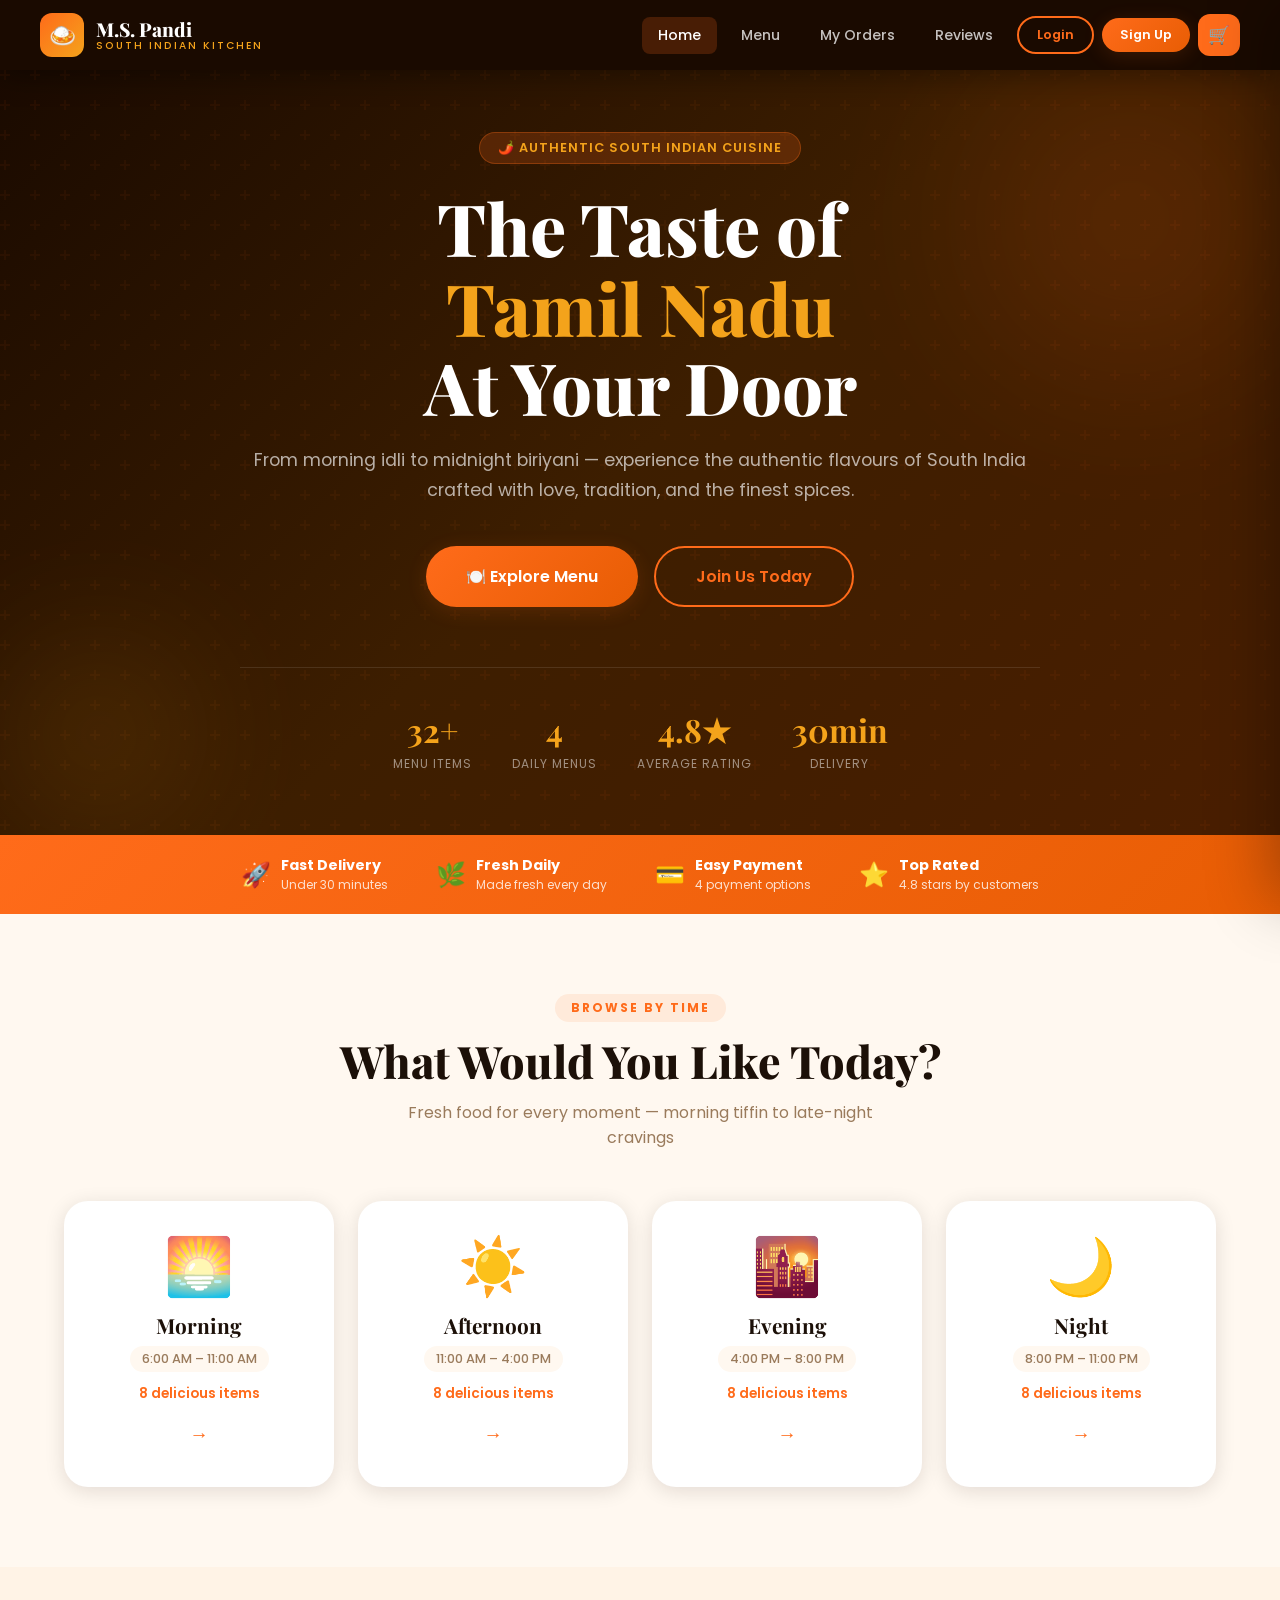
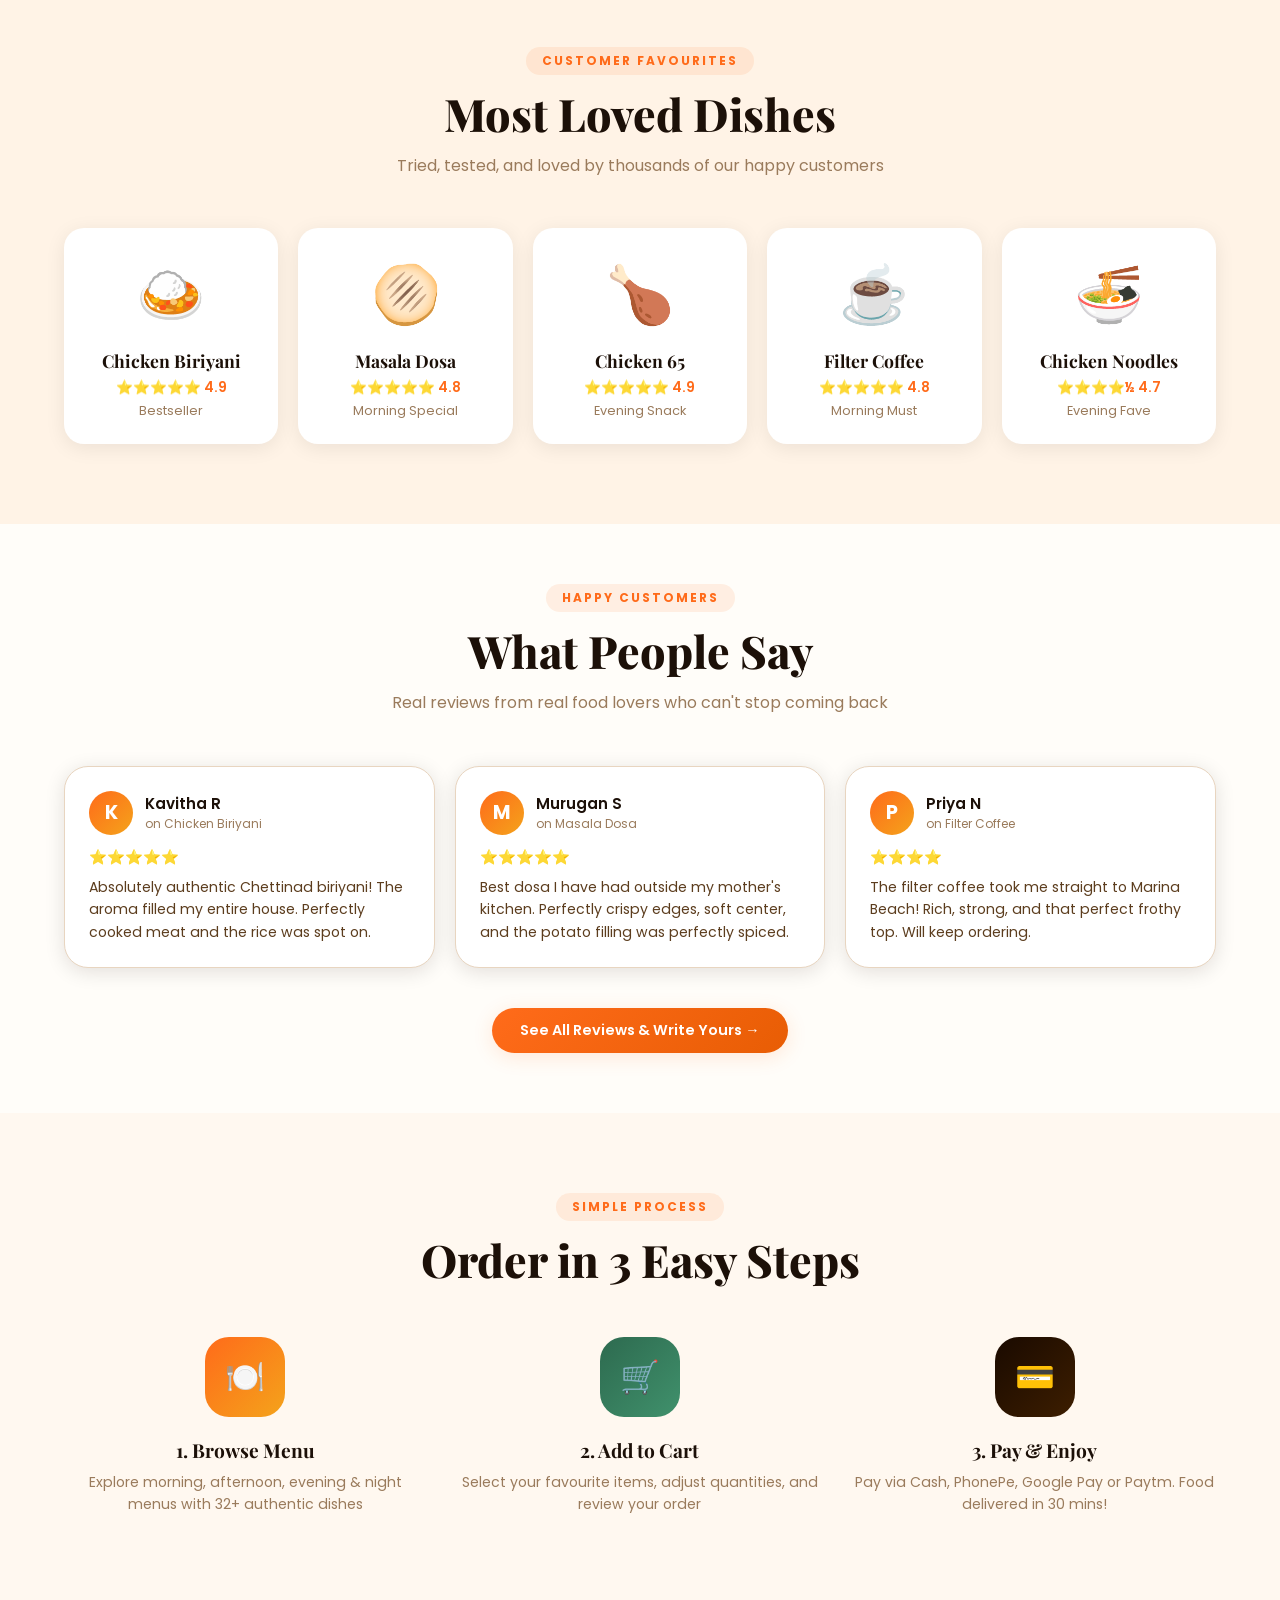
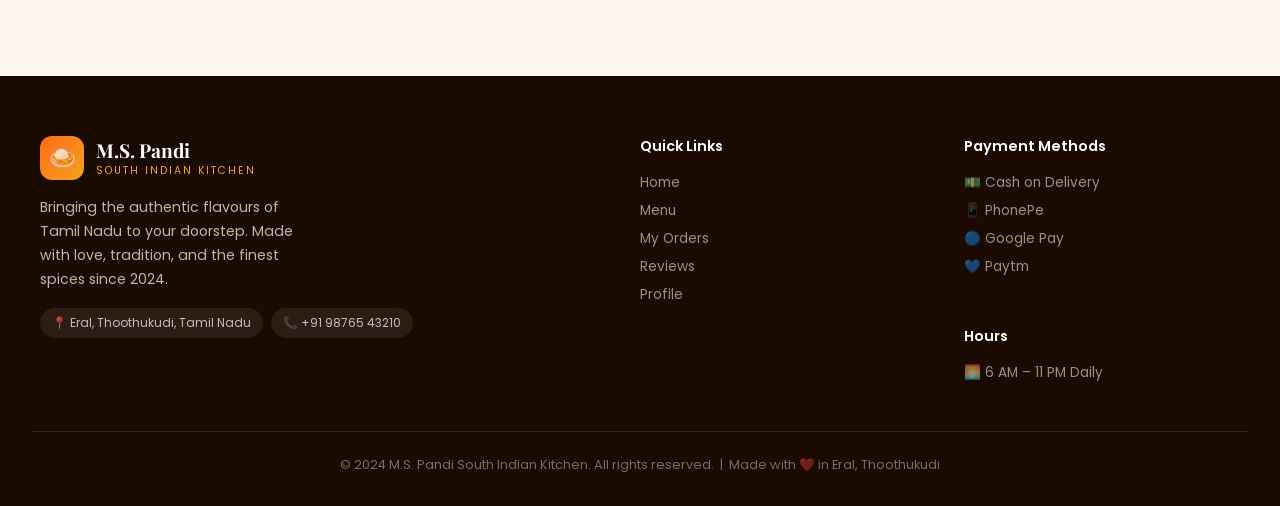
<file: index.html>
<!DOCTYPE html>
<html lang="en">
<head>
  <meta charset="UTF-8">
  <meta name="viewport" content="width=device-width, initial-scale=1.0">
  <title>M.S. Pandi Nadar Hotel – South Indian Food Management System</title>
  <link rel="stylesheet" href="css/style.css">
  <link rel="icon" href="data:image/svg+xml,<svg xmlns='http://www.w3.org/2000/svg' viewBox='0 0 100 100'><text y='.9em' font-size='90'>🍛</text></svg>">
</head>
<body>

<!-- LOADING SCREEN -->
<div class="page-loading" id="pageLoader">
  <div class="loader">
    <div class="loader-icon">🍛</div>
    <p>M.S. Pandi</p>
    <p style="font-size:0.8rem;color:rgba(255,255,255,0.4);margin-top:6px;font-family:'Poppins',sans-serif">Preparing your experience...</p>
  </div>
</div>

<!-- NAV -->
<nav>
  <div class="nav-inner">
    <a href="#" class="nav-logo" data-nav="home">
      <div class="nav-logo-icon">🍛</div>
      <div class="nav-logo-text">
        <span class="brand">M.S. Pandi</span>
        <span class="tagline">South Indian Kitchen</span>
      </div>
    </a>
    <div class="nav-links">
      <button class="nav-link" data-nav="home">Home</button>
      <button class="nav-link" data-nav="menu-home">Menu</button>
      <button class="nav-link" data-nav="orders">My Orders</button>
      <button class="nav-link" data-nav="reviews">Reviews</button>

      <!-- Auth buttons (logged out) -->
      <div id="navAuthButtons" style="display:flex;gap:8px;align-items:center">
        <button class="btn btn-secondary btn-sm" onclick="openLogin()">Login</button>
        <button class="btn btn-primary btn-sm" onclick="openRegister()">Sign Up</button>
      </div>

      <!-- User menu (logged in) -->
      <div id="navUserMenu" class="hidden" style="display:flex;gap:8px;align-items:center">
        <button class="nav-link" data-nav="profile" style="display:flex;align-items:center;gap:6px">
          <span id="navUserInitial" style="width:28px;height:28px;background:linear-gradient(135deg,#FF6B1A,#F4A31B);border-radius:50%;display:flex;align-items:center;justify-content:center;font-size:0.75rem;font-weight:700;color:white"></span>
          <span id="navUserName"></span>
        </button>
        <button class="btn btn-sm" onclick="logout()" style="background:rgba(255,255,255,0.1);color:white;border-radius:8px">Logout</button>
      </div>

      <button class="nav-cart" onclick="openCart()">
        🛒
        <span class="cart-badge" id="cartBadge" style="display:none">0</span>
      </button>
    </div>
  </div>
</nav>

<!-- ══════════════════════════════════ -->
<!-- PAGE: HOME -->
<!-- ══════════════════════════════════ -->
<div data-page id="page-home">

  <!-- HERO -->
  <section class="hero">
    <div class="hero-orb hero-orb-1"></div>
    <div class="hero-orb hero-orb-2"></div>
    <div class="hero-content">
      <div class="hero-badge">🌶️ Authentic South Indian Cuisine</div>
      <h1 class="hero-title">
        The Taste of<br>
        <span class="accent">Tamil Nadu</span><br>
        At Your Door
      </h1>
      <p class="hero-subtitle">
        From morning idli to midnight biriyani — experience the authentic flavours of South India crafted with love, tradition, and the finest spices.
      </p>
      <div class="hero-actions">
        <button class="btn btn-primary btn-lg" data-nav="menu-home">🍽️ Explore Menu</button>
        <button class="btn btn-secondary btn-lg" onclick="openRegister()">Join Us Today</button>
      </div>
      <div class="hero-stats">
        <div class="stat-item"><div class="stat-num">32+</div><div class="stat-label">Menu Items</div></div>
        <div class="stat-item"><div class="stat-num">4</div><div class="stat-label">Daily Menus</div></div>
        <div class="stat-item"><div class="stat-num">4.8★</div><div class="stat-label">Average Rating</div></div>
        <div class="stat-item"><div class="stat-num">30min</div><div class="stat-label">Delivery</div></div>
      </div>
    </div>
  </section>

  <!-- FEATURES STRIP -->
  <div style="background:linear-gradient(135deg,#FF6B1A,#E85D04);padding:20px 32px">
    <div class="container" style="display:flex;justify-content:center;gap:48px;flex-wrap:wrap">
      <div style="display:flex;align-items:center;gap:10px;color:white">
        <span style="font-size:1.5rem">🚀</span>
        <div><div style="font-weight:700;font-size:0.9rem">Fast Delivery</div><div style="font-size:0.75rem;opacity:0.8">Under 30 minutes</div></div>
      </div>
      <div style="display:flex;align-items:center;gap:10px;color:white">
        <span style="font-size:1.5rem">🌿</span>
        <div><div style="font-weight:700;font-size:0.9rem">Fresh Daily</div><div style="font-size:0.75rem;opacity:0.8">Made fresh every day</div></div>
      </div>
      <div style="display:flex;align-items:center;gap:10px;color:white">
        <span style="font-size:1.5rem">💳</span>
        <div><div style="font-weight:700;font-size:0.9rem">Easy Payment</div><div style="font-size:0.75rem;opacity:0.8">4 payment options</div></div>
      </div>
      <div style="display:flex;align-items:center;gap:10px;color:white">
        <span style="font-size:1.5rem">⭐</span>
        <div><div style="font-weight:700;font-size:0.9rem">Top Rated</div><div style="font-size:0.75rem;opacity:0.8">4.8 stars by customers</div></div>
      </div>
    </div>
  </div>

  <!-- CATEGORIES SECTION -->
  <section class="section">
    <div class="container">
      <div class="section-header">
        <span class="section-tag">Browse By Time</span>
        <h2 class="section-title">What Would You Like Today?</h2>
        <p class="section-subtitle">Fresh food for every moment — morning tiffin to late-night cravings</p>
      </div>
      <div class="categories-grid" id="categoriesGrid"></div>
    </div>
  </section>

  <!-- FEATURED DISHES -->
  <section class="section" style="background:#FFF3E6;padding:80px 0">
    <div class="container">
      <div class="section-header">
        <span class="section-tag">Customer Favourites</span>
        <h2 class="section-title">Most Loved Dishes</h2>
        <p class="section-subtitle">Tried, tested, and loved by thousands of our happy customers</p>
      </div>
      <div style="display:grid;grid-template-columns:repeat(auto-fit,minmax(200px,1fr));gap:20px">
        <div style="background:white;border-radius:20px;padding:24px;text-align:center;box-shadow:0 4px 20px rgba(0,0,0,0.08)">
          <div style="font-size:3.5rem;margin-bottom:12px">🍛</div>
          <h4 style="font-family:'Playfair Display',serif;font-size:1.1rem;margin-bottom:6px">Chicken Biriyani</h4>
          <div style="color:#FF6B1A;font-size:0.85rem;font-weight:600">⭐⭐⭐⭐⭐ 4.9</div>
          <div style="font-size:0.8rem;color:#9A7B5C;margin-top:4px">Bestseller</div>
        </div>
        <div style="background:white;border-radius:20px;padding:24px;text-align:center;box-shadow:0 4px 20px rgba(0,0,0,0.08)">
          <div style="font-size:3.5rem;margin-bottom:12px">🫓</div>
          <h4 style="font-family:'Playfair Display',serif;font-size:1.1rem;margin-bottom:6px">Masala Dosa</h4>
          <div style="color:#FF6B1A;font-size:0.85rem;font-weight:600">⭐⭐⭐⭐⭐ 4.8</div>
          <div style="font-size:0.8rem;color:#9A7B5C;margin-top:4px">Morning Special</div>
        </div>
        <div style="background:white;border-radius:20px;padding:24px;text-align:center;box-shadow:0 4px 20px rgba(0,0,0,0.08)">
          <div style="font-size:3.5rem;margin-bottom:12px">🍗</div>
          <h4 style="font-family:'Playfair Display',serif;font-size:1.1rem;margin-bottom:6px">Chicken 65</h4>
          <div style="color:#FF6B1A;font-size:0.85rem;font-weight:600">⭐⭐⭐⭐⭐ 4.9</div>
          <div style="font-size:0.8rem;color:#9A7B5C;margin-top:4px">Evening Snack</div>
        </div>
        <div style="background:white;border-radius:20px;padding:24px;text-align:center;box-shadow:0 4px 20px rgba(0,0,0,0.08)">
          <div style="font-size:3.5rem;margin-bottom:12px">☕</div>
          <h4 style="font-family:'Playfair Display',serif;font-size:1.1rem;margin-bottom:6px">Filter Coffee</h4>
          <div style="color:#FF6B1A;font-size:0.85rem;font-weight:600">⭐⭐⭐⭐⭐ 4.8</div>
          <div style="font-size:0.8rem;color:#9A7B5C;margin-top:4px">Morning Must</div>
        </div>
        <div style="background:white;border-radius:20px;padding:24px;text-align:center;box-shadow:0 4px 20px rgba(0,0,0,0.08)">
          <div style="font-size:3.5rem;margin-bottom:12px">🍜</div>
          <h4 style="font-family:'Playfair Display',serif;font-size:1.1rem;margin-bottom:6px">Chicken Noodles</h4>
          <div style="color:#FF6B1A;font-size:0.85rem;font-weight:600">⭐⭐⭐⭐½ 4.7</div>
          <div style="font-size:0.8rem;color:#9A7B5C;margin-top:4px">Evening Fave</div>
        </div>
      </div>
    </div>
  </section>

  <!-- REVIEWS PREVIEW -->
  <section class="section review-section">
    <div class="container">
      <div class="section-header">
        <span class="section-tag">Happy Customers</span>
        <h2 class="section-title">What People Say</h2>
        <p class="section-subtitle">Real reviews from real food lovers who can't stop coming back</p>
      </div>
      <div class="reviews-grid" id="reviewsHomeGrid">
        <!-- will be populated by JS -->
      </div>
      <div style="text-align:center;margin-top:40px">
        <button class="btn btn-primary" data-nav="reviews">See All Reviews & Write Yours →</button>
      </div>
    </div>
  </section>

  <!-- HOW IT WORKS -->
  <section class="section">
    <div class="container">
      <div class="section-header">
        <span class="section-tag">Simple Process</span>
        <h2 class="section-title">Order in 3 Easy Steps</h2>
      </div>
      <div style="display:grid;grid-template-columns:repeat(auto-fit,minmax(240px,1fr));gap:32px">
        <div style="text-align:center">
          <div style="width:80px;height:80px;background:linear-gradient(135deg,#FF6B1A,#F4A31B);border-radius:24px;display:flex;align-items:center;justify-content:center;font-size:2rem;margin:0 auto 20px">🍽️</div>
          <h3 style="font-family:'Playfair Display',serif;font-size:1.2rem;margin-bottom:8px">1. Browse Menu</h3>
          <p style="color:#9A7B5C;font-size:0.88rem;line-height:1.6">Explore morning, afternoon, evening & night menus with 32+ authentic dishes</p>
        </div>
        <div style="text-align:center">
          <div style="width:80px;height:80px;background:linear-gradient(135deg,#2D6A4F,#40916C);border-radius:24px;display:flex;align-items:center;justify-content:center;font-size:2rem;margin:0 auto 20px">🛒</div>
          <h3 style="font-family:'Playfair Display',serif;font-size:1.2rem;margin-bottom:8px">2. Add to Cart</h3>
          <p style="color:#9A7B5C;font-size:0.88rem;line-height:1.6">Select your favourite items, adjust quantities, and review your order</p>
        </div>
        <div style="text-align:center">
          <div style="width:80px;height:80px;background:linear-gradient(135deg,#1A0A00,#3D1E00);border-radius:24px;display:flex;align-items:center;justify-content:center;font-size:2rem;margin:0 auto 20px">💳</div>
          <h3 style="font-family:'Playfair Display',serif;font-size:1.2rem;margin-bottom:8px">3. Pay & Enjoy</h3>
          <p style="color:#9A7B5C;font-size:0.88rem;line-height:1.6">Pay via Cash, PhonePe, Google Pay or Paytm. Food delivered in 30 mins!</p>
        </div>
      </div>
    </div>
  </section>

</div><!-- end page-home -->

<!-- ══════════════════════════════════ -->
<!-- PAGE: MENU HOME (category select) -->
<!-- ══════════════════════════════════ -->
<div data-page id="page-menu-home" class="hidden">
  <div style="background:linear-gradient(135deg,#1A0A00,#3D1E00);padding:60px 32px;text-align:center;color:white">
    <div class="section-tag" style="background:rgba(255,107,26,0.25);color:#F4A31B;display:inline-block;margin-bottom:16px">Our Menu</div>
    <h2 style="font-family:'Playfair Display',serif;font-size:2.5rem;margin-bottom:12px">Choose Your Meal Time</h2>
    <p style="color:rgba(255,255,255,0.6)">Select a category to browse authentic South Indian dishes</p>
  </div>
  <div class="section">
    <div class="container">
      <div class="categories-grid" id="categoriesGridMenu"></div>
    </div>
  </div>
</div>

<!-- ══════════════════════════════════ -->
<!-- PAGE: MENU (food items) -->
<!-- ══════════════════════════════════ -->
<div data-page id="page-menu" class="hidden">
  <div class="menu-header">
    <button class="menu-back" onclick="showPage('menu-home')">← Back to Categories</button>
    <h2 id="menuCatName"></h2>
    <p id="menuCatDesc"></p>
  </div>
  <div class="container">
    <div class="food-grid" id="foodGrid"></div>
  </div>
</div>

<!-- ══════════════════════════════════ -->
<!-- PAGE: ORDERS -->
<!-- ══════════════════════════════════ -->
<div data-page id="page-orders" class="hidden">
  <div style="background:linear-gradient(135deg,#1A0A00,#3D1E00);padding:60px 32px;text-align:center;color:white">
    <h2 style="font-family:'Playfair Display',serif;font-size:2.2rem;margin-bottom:8px">📋 My Orders</h2>
    <p style="color:rgba(255,255,255,0.6)">Track all your delicious orders in one place</p>
  </div>
  <div class="section">
    <div class="container">
      <div class="orders-grid" id="ordersContainer"></div>
    </div>
  </div>
</div>

<!-- ══════════════════════════════════ -->
<!-- PAGE: REVIEWS -->
<!-- ══════════════════════════════════ -->
<div data-page id="page-reviews" class="hidden">
  <div style="background:linear-gradient(135deg,#1A0A00,#3D1E00);padding:60px 32px;text-align:center;color:white">
    <h2 style="font-family:'Playfair Display',serif;font-size:2.2rem;margin-bottom:8px">⭐ Customer Reviews</h2>
    <p style="color:rgba(255,255,255,0.6)">What our food lovers are saying</p>
  </div>
  <div class="section">
    <div class="container">
      <div class="reviews-grid" id="reviewsGrid"></div>

      <!-- Review Form -->
      <div class="review-form-card" id="reviewFormSection">
        <h3 style="font-family:'Playfair Display',serif;font-size:1.5rem;margin-bottom:6px">Share Your Experience</h3>
        <p style="color:#9A7B5C;font-size:0.88rem;margin-bottom:24px">Your review helps others make great food choices!</p>
        <form id="reviewForm">
          <div style="display:grid;grid-template-columns:1fr 1fr;gap:20px;margin-bottom:20px">
            <div class="form-group">
              <label class="form-label">Select Food Item</label>
              <select class="form-input" id="reviewFood" required>
                <option value="">Choose a dish...</option>
                <option>Idli</option><option>Masala Dosa</option><option>Medu Vadai</option>
                <option>Filter Coffee</option><option>Masala Tea</option><option>Rava Upma</option>
                <option>Pongal</option><option>Poori & Curry</option>
                <option>Vegetable Biriyani</option><option>Chicken Biriyani</option><option>Mutton Biriyani</option>
                <option>Plain Rice Meals</option><option>Parotta & Salna</option>
                <option>Bajji Varieties</option><option>Chicken 65</option><option>Gobi Manchurian</option>
                <option>Fried Noodles</option><option>Chicken Noodles</option><option>Samosa</option>
                <option>Chicken Fried Rice</option><option>Panneer Butter Masala</option>
                <option>Ice Cream</option><option>Gulab Jamun</option><option>Kesari</option><option>Lassi</option>
              </select>
            </div>
            <div class="form-group">
              <label class="form-label">Your Rating</label>
              <div class="star-rating">
                <button type="button" class="star-btn" onclick="setRating(1)">★</button>
                <button type="button" class="star-btn" onclick="setRating(2)">★</button>
                <button type="button" class="star-btn" onclick="setRating(3)">★</button>
                <button type="button" class="star-btn" onclick="setRating(4)">★</button>
                <button type="button" class="star-btn" onclick="setRating(5)">★</button>
              </div>
            </div>
          </div>
          <div class="form-group" style="margin-bottom:20px">
            <label class="form-label">Your Review</label>
            <textarea class="form-input" id="reviewText" rows="4" placeholder="Tell us about your experience with this dish..." required style="resize:vertical"></textarea>
          </div>
          <button type="submit" class="btn btn-primary">✨ Submit Review</button>
        </form>
      </div>
    </div>
  </div>
</div>

<!-- ══════════════════════════════════ -->
<!-- PAGE: PROFILE -->
<!-- ══════════════════════════════════ -->
<div data-page id="page-profile" class="hidden">
  <div style="background:linear-gradient(135deg,#1A0A00,#3D1E00);padding:60px 32px;text-align:center;color:white">
    <h2 style="font-family:'Playfair Display',serif;font-size:2.2rem;margin-bottom:8px">👤 My Profile</h2>
    <p style="color:rgba(255,255,255,0.6)">Manage your account and preferences</p>
  </div>
  <div class="section">
    <div class="container" style="max-width:700px">
      <div class="profile-card">
        <div class="profile-avatar-big" id="profileInitial">A</div>
        <h2 class="profile-name" id="profileName">–</h2>
        <p class="profile-email" id="profileEmail">–</p>
        <p style="text-align:center;color:#9A7B5C;font-size:0.85rem;margin-top:4px" id="profilePhone">–</p>
        <div style="display:grid;grid-template-columns:1fr 1fr 1fr;gap:16px;margin-top:32px;padding-top:24px;border-top:1px solid #E8D5C0;text-align:center">
          <div>
            <div style="font-family:'Playfair Display',serif;font-size:2rem;font-weight:700;color:#FF6B1A" id="profileOrderCount">0</div>
            <div style="font-size:0.75rem;color:#9A7B5C;text-transform:uppercase;letter-spacing:0.5px;margin-top:4px">Orders</div>
          </div>
          <div>
            <div style="font-family:'Playfair Display',serif;font-size:2rem;font-weight:700;color:#FF6B1A" id="profileSpend">₹0</div>
            <div style="font-size:0.75rem;color:#9A7B5C;text-transform:uppercase;letter-spacing:0.5px;margin-top:4px">Total Spent</div>
          </div>
          <div>
            <div style="font-family:'Playfair Display',serif;font-size:2rem;font-weight:700;color:#FF6B1A" id="profileReviewCount">0</div>
            <div style="font-size:0.75rem;color:#9A7B5C;text-transform:uppercase;letter-spacing:0.5px;margin-top:4px">Reviews</div>
          </div>
        </div>
      </div>
      <div style="display:flex;gap:12px">
        <button class="btn btn-primary" data-nav="orders" style="flex:1;justify-content:center">📋 View Orders</button>
        <button class="btn btn-secondary" data-nav="reviews" style="flex:1;justify-content:center">⭐ My Reviews</button>
        <button class="btn" onclick="logout()" style="background:#F8D7DA;color:#721C24;border-radius:50px;padding:12px 20px;font-weight:600;border:none;cursor:pointer;font-family:'Poppins',sans-serif">Logout</button>
      </div>
    </div>
  </div>
</div>

<!-- ══════════════════════════════════ -->
<!-- FOOTER -->
<!-- ══════════════════════════════════ -->
<footer>
  <div class="footer-grid">
    <div class="footer-brand">
      <div style="display:flex;align-items:center;gap:12px">
        <div style="width:44px;height:44px;background:linear-gradient(135deg,#FF6B1A,#F4A31B);border-radius:12px;display:flex;align-items:center;justify-content:center;font-size:22px">🍛</div>
        <div>
          <div style="font-family:'Playfair Display',serif;color:white;font-size:1.2rem;font-weight:700">M.S. Pandi</div>
          <div style="font-size:0.65rem;color:#F4A31B;letter-spacing:2px;text-transform:uppercase">South Indian Kitchen</div>
        </div>
      </div>
      <p>Bringing the authentic flavours of Tamil Nadu to your doorstep. Made with love, tradition, and the finest spices since 2024.</p>
      <div style="margin-top:16px;display:flex;gap:8px">
        <span style="background:rgba(255,255,255,0.08);padding:6px 12px;border-radius:50px;font-size:0.75rem">📍 Eral, Thoothukudi, Tamil Nadu</span>
        <span style="background:rgba(255,255,255,0.08);padding:6px 12px;border-radius:50px;font-size:0.75rem">📞 +91 98765 43210</span>
      </div>
    </div>
    <div class="footer-col">
      <h4>Quick Links</h4>
      <a href="#" data-nav="home">Home</a>
      <a href="#" data-nav="menu-home">Menu</a>
      <a href="#" data-nav="orders">My Orders</a>
      <a href="#" data-nav="reviews">Reviews</a>
      <a href="#" data-nav="profile">Profile</a>
    </div>
    <div class="footer-col">
      <h4>Payment Methods</h4>
      <a href="#">💵 Cash on Delivery</a>
      <a href="#">📱 PhonePe</a>
      <a href="#">🔵 Google Pay</a>
      <a href="#">💙 Paytm</a>
      <br>
      <h4 style="margin-top:16px">Hours</h4>
      <a href="#">🌅 6 AM – 11 PM Daily</a>
    </div>
  </div>
  <div class="footer-bottom">
    © 2024 M.S. Pandi South Indian Kitchen. All rights reserved. &nbsp;|&nbsp; Made with ❤️ in Eral, Thoothukudi
  </div>
</footer>

<!-- ══════════════════════════════════ -->
<!-- CART SIDEBAR -->
<!-- ══════════════════════════════════ -->
<div class="cart-overlay" id="cartOverlay" onclick="closeCart()"></div>
<div class="cart-panel" id="cartPanel">
  <div class="cart-header">
    <h3>🛒 Your Cart</h3>
    <button class="cart-close" onclick="closeCart()">✕</button>
  </div>
  <div class="cart-items" id="cartItems">
    <div class="cart-empty"><div class="cart-empty-icon">🛒</div><p>Your cart is empty</p></div>
  </div>
  <div class="cart-footer hidden" id="cartFooter">
    <div class="cart-summary">
      <div class="cart-row"><span>Subtotal</span><span id="cartSubtotal">₹0</span></div>
      <div class="cart-row"><span>Delivery</span><span id="cartDelivery">₹30</span></div>
      <div class="cart-row"><span>GST (5%)</span><span id="cartGST">₹0</span></div>
      <div class="cart-row total"><span>Total</span><span id="cartTotal">₹0</span></div>
    </div>
    <button class="btn btn-primary" style="width:100%;justify-content:center" onclick="openPayment()">Proceed to Payment →</button>
  </div>
</div>

<!-- ══════════════════════════════════ -->
<!-- LOGIN MODAL -->
<!-- ══════════════════════════════════ -->
<div class="modal-overlay" id="modalLogin">
  <div class="modal" style="position:relative">
    <div class="modal-header">
      <div class="modal-icon">☕</div>
      <h2>Welcome Back</h2>
      <p>Login to continue your food journey</p>
    </div>
    <div class="modal-body">
      <form id="loginForm">
        <div class="form-group">
          <label class="form-label">Email Address</label>
          <input type="email" id="loginEmail" class="form-input" placeholder="your@email.com" required>
        </div>
        <div class="form-group">
          <label class="form-label">Password</label>
          <input type="password" id="loginPass" class="form-input" placeholder="Enter your password" required>
        </div>
        <button type="submit" class="btn btn-primary" style="width:100%;justify-content:center;margin-top:8px">Login →</button>
      </form>
    </div>
    <div class="modal-footer">
      <p class="modal-switch">Don't have an account? <a onclick="openRegister()">Sign up for free</a></p>
      <p class="modal-switch" style="margin-top:8px"><a href="admin/index.html" style="color:#9A7B5C;font-size:0.8rem">Admin Panel →</a></p>
    </div>
    <button class="modal-close-btn" onclick="closeModals()">✕</button>
  </div>
</div>

<!-- ══════════════════════════════════ -->
<!-- REGISTER MODAL -->
<!-- ══════════════════════════════════ -->
<div class="modal-overlay" id="modalRegister">
  <div class="modal" style="position:relative">
    <div class="modal-header">
      <div class="modal-icon">🌟</div>
      <h2>Create Account</h2>
      <p>Join M.S. Pandi for a tasteful experience</p>
    </div>
    <div class="modal-body">
      <form id="registerForm">
        <div class="form-row">
          <div class="form-group">
            <label class="form-label">Full Name</label>
            <input type="text" id="regName" class="form-input" placeholder="Your name" required>
          </div>
          <div class="form-group">
            <label class="form-label">Phone</label>
            <input type="tel" id="regPhone" class="form-input" placeholder="+91 XXXXX XXXXX">
          </div>
        </div>
        <div class="form-group">
          <label class="form-label">Email Address</label>
          <input type="email" id="regEmail" class="form-input" placeholder="your@email.com" required>
        </div>
        <div class="form-row">
          <div class="form-group">
            <label class="form-label">Password</label>
            <input type="password" id="regPass" class="form-input" placeholder="Min. 6 characters" required>
          </div>
          <div class="form-group">
            <label class="form-label">Confirm Password</label>
            <input type="password" id="regPass2" class="form-input" placeholder="Repeat password" required>
          </div>
        </div>
        <button type="submit" class="btn btn-primary" style="width:100%;justify-content:center;margin-top:8px">Create Account 🎉</button>
      </form>
    </div>
    <div class="modal-footer">
      <p class="modal-switch">Already have an account? <a onclick="openLogin()">Login here</a></p>
    </div>
    <button class="modal-close-btn" onclick="closeModals()">✕</button>
  </div>
</div>

<!-- ══════════════════════════════════ -->
<!-- PAYMENT MODAL -->
<!-- ══════════════════════════════════ -->
<div class="modal-overlay" id="payModal">
  <div class="modal" style="position:relative">
    <div class="modal-header">
      <div class="modal-icon">💳</div>
      <h2>Secure Payment</h2>
      <p>Choose your preferred payment method</p>
    </div>
    <div class="modal-body">
      <div style="background:#FFF8F0;border-radius:12px;padding:16px;margin-bottom:20px;display:flex;justify-content:space-between;align-items:center">
        <div style="font-size:0.85rem;color:#9A7B5C">Order Total</div>
        <div style="font-family:'Playfair Display',serif;font-size:1.6rem;font-weight:800;color:#FF6B1A" id="payTotal">₹0</div>
      </div>
      <div style="font-size:0.8rem;font-weight:700;color:#9A7B5C;text-transform:uppercase;letter-spacing:0.5px;margin-bottom:12px">Select Payment Method</div>
      <div class="payment-options">
        <div class="payment-opt" data-method="cod" onclick="selectPayment('cod')">
          <div class="payment-opt-icon">💵</div>
          <div class="payment-opt-name">Cash on Delivery</div>
          <div class="payment-opt-upi">Pay when delivered</div>
        </div>
        <div class="payment-opt" data-method="phonepe" onclick="selectPayment('phonepe')">
          <div class="payment-opt-icon">📱</div>
          <div class="payment-opt-name">PhonePe</div>
          <div class="payment-opt-upi">UPI Payment</div>
        </div>
        <div class="payment-opt" data-method="gpay" onclick="selectPayment('gpay')">
          <div class="payment-opt-icon">🔵</div>
          <div class="payment-opt-name">Google Pay</div>
          <div class="payment-opt-upi">UPI Payment</div>
        </div>
        <div class="payment-opt" data-method="paytm" onclick="selectPayment('paytm')">
          <div class="payment-opt-icon">💙</div>
          <div class="payment-opt-name">Paytm</div>
          <div class="payment-opt-upi">UPI Payment</div>
        </div>
      </div>
      <div class="upi-field" id="upiField">
        <label class="form-label">UPI ID / Phone Number</label>
        <input type="text" class="form-input" placeholder="Enter UPI ID (e.g. name@upi)" style="margin-top:6px">
      </div>
      <button class="btn btn-primary btn-lg" style="width:100%;justify-content:center;margin-top:20px" onclick="placeOrder()">
        🎉 Place Order
      </button>
      <p style="text-align:center;font-size:0.75rem;color:#9A7B5C;margin-top:12px">🔒 Your payment is secure and encrypted</p>
    </div>
    <button class="modal-close-btn" onclick="document.getElementById('payModal').classList.remove('open')">✕</button>
  </div>
</div>

<!-- TOAST CONTAINER -->
<div class="toast-container" id="toastContainer"></div>

<script src="js/app.js"></script>
<script src="js/api.js"></script>
<script>
// Populate home reviews
document.addEventListener('DOMContentLoaded', () => {
  const homeGrid = document.getElementById('reviewsHomeGrid');
  if (homeGrid) {
    homeGrid.innerHTML = SAMPLE_REVIEWS.slice(0, 3).map(r => `
      <div class="review-card">
        <div class="review-header">
          <div class="review-avatar">${r.avatar}</div>
          <div class="review-info"><h4>${r.user}</h4><div class="food-tag">on ${r.food}</div></div>
        </div>
        <div class="stars">${'⭐'.repeat(r.rating)}</div>
        <p class="review-text">${r.text}</p>
      </div>`).join('');
  }

  // Also render categories in menu-home page
  const menuGrid = document.getElementById('categoriesGridMenu');
  if (menuGrid) {
    menuGrid.innerHTML = CATEGORIES.map(cat => {
      const items = MENU[cat.id] || [];
      return `
        <div class="category-card" onclick="openCategory('${cat.id}')">
          <span class="cat-emoji">${cat.emoji}</span>
          <div class="cat-name">${cat.name}</div>
          <div class="cat-time">${cat.time}</div>
          <div class="cat-count">${items.length} delicious items</div>
          <span class="cat-arrow">→</span>
        </div>`;
    }).join('');
  }
});
</script>
</body>
</html>
</file>
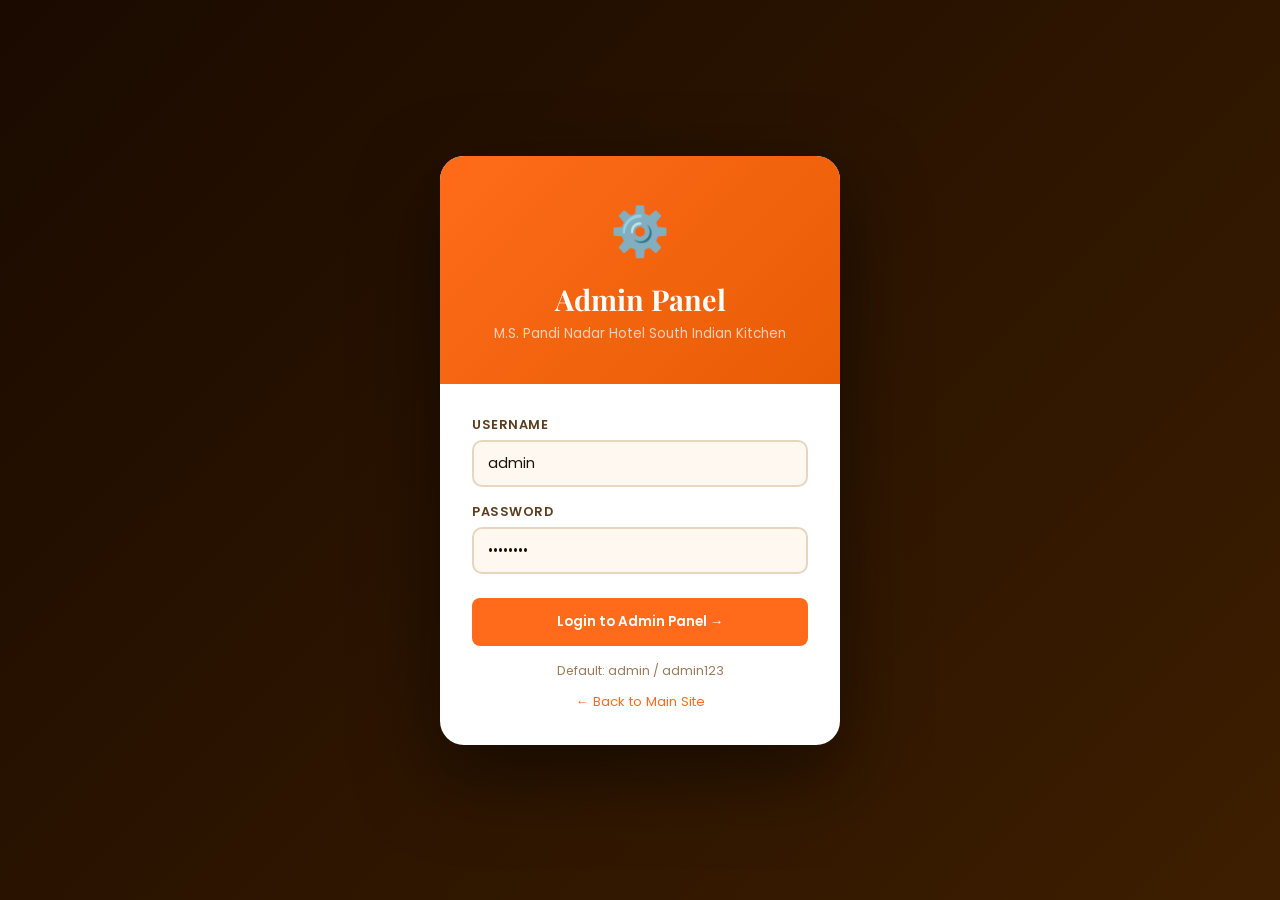
<file: admin/index.html>
<!DOCTYPE html>
<html lang="en">
<head>
  <meta charset="UTF-8">
  <meta name="viewport" content="width=device-width, initial-scale=1.0">
  <title>Admin Panel – M.S. Pandi</title>
  <link rel="stylesheet" href="../css/admin.css">
  <link rel="icon" href="data:image/svg+xml,<svg xmlns='http://www.w3.org/2000/svg' viewBox='0 0 100 100'><text y='.9em' font-size='90'>⚙️</text></svg>">
</head>
<body>

<!-- ══════════════════════════════════ -->
<!-- ADMIN LOGIN SCREEN -->
<!-- ══════════════════════════════════ -->
<div id="adminLogin" style="
height:100vh;
width:100%;
background:linear-gradient(135deg,#1A0A00,#3D1E00);
display:flex;
align-items:center;
justify-content:center;
padding:24px;
position:fixed;
top:0;
left:0;
">
  <div style="background:white;border-radius:24px;width:100%;max-width:400px;overflow:hidden;box-shadow:0 30px 80px rgba(0,0,0,0.5)">
    <div style="background:linear-gradient(135deg,#FF6B1A,#E85D04);padding:40px 32px;text-align:center">
      <div style="font-size:3rem;margin-bottom:12px">⚙️</div>
      <h2 style="font-family:'Playfair Display',serif;color:white;font-size:1.8rem;margin-bottom:6px">Admin Panel</h2>
      <p style="color:rgba(255,255,255,0.7);font-size:0.85rem">M.S. Pandi Nadar Hotel South Indian Kitchen</p>
    </div>
    <div style="padding:32px">
<form id="adminLoginForm" novalidate>
          <div class="form-group" style="margin-bottom:16px">
          <label class="form-label">Username</label>
          <input type="text" id="adUser" class="form-input" placeholder="admin" value="admin" required>
        </div>
        <div class="form-group" style="margin-bottom:24px">
          <label class="form-label">Password</label>
          <input type="password" id="adPass" class="form-input" placeholder="••••••••" value="admin123" required>
        </div>
        <button type="submit" class="btn btn-primary" style="width:100%;justify-content:center;padding:14px">Login to Admin Panel →</button>
      </form>
      <p style="text-align:center;margin-top:16px;font-size:0.78rem;color:#9A7B5C">Default: admin / admin123</p>
      <p style="text-align:center;margin-top:8px"><a href="../index.html" style="color:#FF6B1A;font-size:0.82rem;text-decoration:none">← Back to Main Site</a></p>
    </div>
  </div>
</div>

<!-- ══════════════════════════════════ -->
<!-- ADMIN APP -->
<!-- ══════════════════════════════════ -->
<div id="adminApp" class="hidden" style="display:flex;height:100vh;overflow:hidden">

  <!-- SIDEBAR -->
  <aside class="admin-sidebar">
    <div class="sidebar-logo"> 
      <div class="sidebar-logo-icon">🍛</div>
      <div class="sidebar-logo-text">
        <div class="brand">M.S. Pandi</div>
        <div class="role">Admin Panel</div>
      </div>
    </div>

    <nav class="sidebar-nav">
      <div class="nav-section">Main</div>
      <button class="sidebar-link active" data-panel="dashboard"><span class="icon">📊</span> Dashboard</button>

      <div class="nav-section">Management</div>
      <button class="sidebar-link" data-panel="users"><span class="icon">👥</span> Users</button>
      <button class="sidebar-link" data-panel="foods"><span class="icon">🍛</span> Food Items</button>
      <button class="sidebar-link" data-panel="orders"><span class="icon">📋</span> Orders</button>
      <button class="sidebar-link" data-panel="payments"><span class="icon">💳</span> Payments</button>
      <button class="sidebar-link" data-panel="reviews"><span class="icon">⭐</span> Reviews</button>
    </nav>

    <div class="sidebar-footer">
      <div class="sidebar-user">
        <div class="sidebar-avatar" id="adminInitial">A</div>
        <div class="sidebar-user-info">
          <div class="name" id="adminName">Admin</div>
          <div class="role">Super Admin</div>
        </div>
      </div>
      <button class="btn btn-sm" onclick="adminLogout()" 
  style="width:100%;justify-content:center;
  background:rgba(255,255,255,0.08);
  color:rgba(255,255,255,0.65);
  border-radius:8px;cursor:pointer">
  Logout
</button>
      <div style="margin-top:12px;text-align:center">
        <a href="../index.html" style="color:rgba(255,255,255,0.4);font-size:0.75rem;text-decoration:none">← Visit Main Site</a>
      </div>
    </div>
  </aside>

  <!-- MAIN AREA -->
  <main class="admin-main">

    <!-- TOPBAR -->
    <div class="admin-topbar">
      <div class="topbar-title" id="topbarTitle">Dashboard</div>
      <div class="topbar-actions">
        <div style="font-size:0.8rem;color:#9A7B5C">South Indian Food Management System</div>
        <button class="topbar-btn" onclick="location.reload()">🔄</button>
      </div>
    </div>

    <div class="admin-content">

      <!-- ══════════ DASHBOARD PANEL ══════════ -->
      <div class="admin-panel active" id="panel-dashboard">

        <!-- Stats -->
        <div class="stats-grid">
          <div class="stat-card">
            <div class="stat-card-info">
              <div class="label">Total Revenue</div>
              <div class="value" id="statRevenue" style="color:#FF6B1A">₹0</div>
            </div>
            <div class="stat-card-icon">💰</div>
          </div>
          <div class="stat-card">
            <div class="stat-card-info">
              <div class="label">Total Orders</div>
              <div class="value" id="statOrders">0</div>
            </div>
            <div class="stat-card-icon">📋</div>
          </div>
          <div class="stat-card">
            <div class="stat-card-info">
              <div class="label">Registered Users</div>
              <div class="value" id="statUsers">0</div>
            </div>
            <div class="stat-card-icon">👥</div>
          </div>
          <div class="stat-card">
            <div class="stat-card-info">
              <div class="label">Menu Items</div>
              <div class="value" id="statFoods">0</div>
            </div>
            <div class="stat-card-icon">🍛</div>
          </div>
        </div>

        <!-- Charts Row -->
<div class="chart-row">
            <div class="chart-box">
            <h4>Revenue (Last 7 Days)</h4>
            <div class="bar-chart" id="revenueChart">
              <div style="color:#9A7B5C;padding:40px;text-align:center;width:100%">Loading chart...</div>
            </div>
          </div>
          <div class="chart-box">
            <h4>Top Ordered Items</h4>
            <div id="topItemsList">
              <p style="color:#9A7B5C;font-size:0.85rem">No orders yet</p>
            </div>
          </div>
        </div>

        <!-- Recent Orders -->
        <div class="table-card">
          <div class="table-header">
            <h3>Recent Orders</h3>
            <button class="btn btn-sm btn-outline" data-panel="orders">View All</button>
          </div>
          <div style="overflow-x:auto">
            <table class="data-table">
              <thead><tr><th>Order ID</th><th>Customer</th><th>Items</th><th>Amount</th><th>Status</th><th>Date</th></tr></thead>
              <tbody id="recentOrdersBody"><tr><td colspan="6" style="text-align:center;padding:30px;color:#9A7B5C">No orders yet</td></tr></tbody>
            </table>
          </div>
        </div>
      </div>

      <!-- ══════════ USERS PANEL ══════════ -->
      <div class="admin-panel" id="panel-users">
        <div class="table-card">
          <div class="table-header">
            <h3>Registered Users <span id="userCount" style="font-size:0.8rem;color:#9A7B5C;font-weight:400"></span></h3>
            <input type="text" id="userSearch" class="table-search" placeholder="Search users..." oninput="searchUsers()">
          </div>
          <div style="overflow-x:auto">
            <table class="data-table">
              <thead><tr><th>#</th><th>Name</th><th>Email</th><th>Phone</th><th>Joined</th><th>Status</th><th>Actions</th></tr></thead>
              <tbody id="usersBody"><tr><td colspan="7" style="text-align:center;padding:30px;color:#9A7B5C">No users registered yet</td></tr></tbody>
            </table>
          </div>
        </div>
      </div>

      <!-- ══════════ FOODS PANEL ══════════ -->
      <div class="admin-panel" id="panel-foods">
        <div class="table-card">
          <div class="table-header">
            <h3>Food Items Management</h3>
            <button class="btn btn-primary btn-sm" onclick="openAddFood()">+ Add Food Item</button>
          </div>
          <div style="overflow-x:auto">
            <table class="data-table">
              <thead><tr><th>Name</th><th>Category</th><th>Price</th><th>Type</th><th>Status</th><th>Actions</th></tr></thead>
              <tbody id="foodsBody"></tbody>
            </table>
          </div>
        </div>
      </div>

      <!-- ══════════ ORDERS PANEL ══════════ -->
      <div class="admin-panel" id="panel-orders">
        <div class="table-card">
          <div class="table-header">
            <h3>Order Management <span id="orderCount" style="font-size:0.8rem;color:#9A7B5C;font-weight:400"></span></h3>
            <input type="text" id="orderSearch" class="table-search" placeholder="Search orders..." oninput="filterOrders()">
          </div>
          <div style="overflow-x:auto">
            <table class="data-table">
              <thead><tr><th>Order ID</th><th>Customer</th><th>Items</th><th>Total</th><th>Payment</th><th>Status</th><th>Date</th></tr></thead>
              <tbody id="ordersBody"><tr><td colspan="7" style="text-align:center;padding:30px;color:#9A7B5C">No orders yet</td></tr></tbody>
            </table>
          </div>
        </div>
      </div>

      <!-- ══════════ PAYMENTS PANEL ══════════ -->
      <div class="admin-panel" id="panel-payments">
        <div style="display:grid;grid-template-columns:3fr 1fr;gap:24px;margin-bottom:24px">
          <div class="table-card">
            <div class="table-header"><h3>Payment Records</h3></div>
            <div style="overflow-x:auto">
              <table class="data-table">
                <thead><tr><th>Payment ID</th><th>Order ID</th><th>Customer</th><th>Method</th><th>Amount</th><th>Status</th><th>Date</th></tr></thead>
                <tbody id="paymentsBody"><tr><td colspan="7" style="text-align:center;padding:30px;color:#9A7B5C">No payments yet</td></tr></tbody>
              </table>
            </div>
          </div>
          <div class="chart-box">
            <h4>Payment Breakdown</h4>
            <div id="payBreakdown">
              <p style="color:#9A7B5C;font-size:0.85rem">No payment data</p>
            </div>
          </div>
        </div>
      </div>

      <!-- ══════════ REVIEWS PANEL ══════════ -->
      <div class="admin-panel" id="panel-reviews">
        <div style="display:grid;grid-template-columns:3fr 1fr;gap:24px">
          <div class="table-card">
            <div class="table-header">
              <h3>Customer Reviews <span id="reviewCount" style="font-size:0.8rem;color:#9A7B5C;font-weight:400"></span></h3>
              <select id="reviewRatingFilter" class="table-search" style="width:160px" onchange="filterReviews()">
                <option value="">All Ratings</option>
                <option value="5">⭐⭐⭐⭐⭐ 5 Stars</option>
                <option value="4">⭐⭐⭐⭐ 4 Stars</option>
                <option value="3">⭐⭐⭐ 3 Stars</option>
                <option value="2">⭐⭐ 2 Stars</option>
                <option value="1">⭐ 1 Star</option>
              </select>
            </div>
            <div style="overflow-x:auto">
              <table class="data-table">
                <thead><tr><th>#</th><th>Customer</th><th>Food Item</th><th>Rating</th><th>Review</th><th>Date</th><th>Action</th></tr></thead>
                <tbody id="reviewsBody"><tr><td colspan="7" style="text-align:center;padding:30px;color:#9A7B5C">No reviews yet</td></tr></tbody>
              </table>
            </div>
          </div>
          <div class="chart-box" style="height:fit-content">
            <h4>Rating Distribution</h4>
            <div id="ratingDist">
              <p style="color:#9A7B5C;font-size:0.85rem">No review data</p>
            </div>
          </div>
        </div>
      </div>

    </div><!-- admin-content -->
  </main>
</div><!-- adminApp -->

<!-- ══════════ FOOD MODAL ══════════ -->
<div class="modal-overlay" id="foodModal">
  <div class="modal">
    <div class="modal-header">
      <h3 id="foodModalTitle">Add Food Item</h3>
      <button class="modal-close" onclick="document.getElementById('foodModal').classList.remove('open')">✕</button>
    </div>
    <div class="modal-body">
      <form id="foodForm">
        <div style="display:grid;grid-template-columns:1fr 1fr;gap:16px;margin-bottom:16px">
          <div class="form-group">
            <label class="form-label">Food Name *</label>
            <input type="text" id="fName" class="form-input" placeholder="e.g. Masala Dosa" required>
          </div>
          <div class="form-group">
            <label class="form-label">Emoji Icon</label>
            <input type="text" id="fEmoji" class="form-input" placeholder="e.g. 🍛">
          </div>
          <div class="form-group">
            <label class="form-label">Category *</label>
            <select id="fCategory" class="form-select" required>
              <option value="morning">Morning</option>
              <option value="afternoon">Afternoon</option>
              <option value="evening">Evening</option>
              <option value="night">Night</option>
            </select>
          </div>
          <div class="form-group">
            <label class="form-label">Price (₹) *</label>
            <input type="number" id="fPrice" class="form-input" placeholder="0" min="1" required>
          </div>
          <div class="form-group">
            <label class="form-label">Type *</label>
            <select id="fType" class="form-select" required>
              <option value="veg">Vegetarian</option>
              <option value="non-veg">Non-Vegetarian</option>
            </select>
          </div>
          <div class="form-group">
            <label class="form-label">Status</label>
            <select id="fStatus" class="form-select">
              <option value="active">Active</option>
              <option value="inactive">Inactive</option>
            </select>
          </div>
        </div>
        <div class="form-group" style="margin-bottom:20px">
          <label class="form-label">Description</label>
          <textarea id="fDesc" class="form-textarea" placeholder="Short description of the food item..."></textarea>
        </div>
        <button type="submit" class="btn btn-primary" style="width:100%;justify-content:center">Save Food Item</button>
      </form>
    </div>
  </div>
</div>

<!-- TOAST -->
<div class="toast-container" id="adminToast"></div>

<script src="../js/admin.js"></script>
</body>
</html>
</file>
<file: css/style.css>
@import url('https://fonts.googleapis.com/css2?family=Playfair+Display:wght@400;600;700;800&family=Poppins:wght@300;400;500;600&family=Noto+Serif+Tamil:wght@400;600&display=swap');

:root {
  --saffron: #FF6B1A;
  --deep-saffron: #E85D04;
  --turmeric: #F4A31B;
  --curry-green: #2D6A4F;
  --curry-light: #40916C;
  --cream: #FFF8F0;
  --warm-white: #FFFDF9;
  --dark-bark: #1A0A00;
  --medium-bark: #3D1E00;
  --light-bark: #7A4520;
  --text-dark: #1C1008;
  --text-mid: #5C3D1E;
  --text-light: #9A7B5C;
  --border: #E8D5C0;
  --shadow-warm: rgba(255, 107, 26, 0.15);
  --shadow-dark: rgba(26, 10, 0, 0.12);
  --glass: rgba(255, 255, 255, 0.85);
  --radius: 16px;
  --radius-sm: 8px;
  --radius-lg: 24px;
  --transition: all 0.3s cubic-bezier(0.4, 0, 0.2, 1);
}

* { margin: 0; padding: 0; box-sizing: border-box; }

html { scroll-behavior: smooth; }

body {
  font-family: 'Poppins', sans-serif;
  background: var(--cream);
  color: var(--text-dark);
  min-height: 100vh;
  overflow-x: hidden;
}

/* ── SCROLLBAR ── */
::-webkit-scrollbar { width: 6px; }
::-webkit-scrollbar-track { background: var(--cream); }
::-webkit-scrollbar-thumb { background: var(--saffron); border-radius: 3px; }

/* ── UTILITY ── */
.hidden { display: none !important; }
.flex { display: flex; }
.flex-col { flex-direction: column; }
.items-center { align-items: center; }
.justify-between { justify-content: space-between; }
.gap-1 { gap: 8px; }
.gap-2 { gap: 16px; }
.container { max-width: 1200px; margin: 0 auto; padding: 0 24px; }

/* ── BUTTONS ── */
.btn {
  display: inline-flex; align-items: center; gap: 8px;
  padding: 12px 28px; border-radius: 50px; border: none;
  font-family: 'Poppins', sans-serif; font-size: 0.9rem; font-weight: 600;
  cursor: pointer; transition: var(--transition); text-decoration: none;
  white-space: nowrap;
}
.btn-primary {
  background: linear-gradient(135deg, var(--saffron), var(--deep-saffron));
  color: white; box-shadow: 0 4px 20px var(--shadow-warm);
}
.btn-primary:hover { transform: translateY(-2px); box-shadow: 0 8px 30px var(--shadow-warm); }
.btn-secondary {
  background: transparent; color: var(--saffron);
  border: 2px solid var(--saffron);
}
.btn-secondary:hover { background: var(--saffron); color: white; }
.btn-green {
  background: linear-gradient(135deg, var(--curry-green), var(--curry-light));
  color: white; box-shadow: 0 4px 16px rgba(45,106,79,0.3);
}
.btn-green:hover { transform: translateY(-2px); }
.btn-sm { padding: 8px 18px; font-size: 0.8rem; }
.btn-lg { padding: 16px 40px; font-size: 1rem; }

/* ── NAV ── */
nav {
  background: var(--dark-bark);
  padding: 0 32px;
  position: sticky; top: 0; z-index: 1000;
  box-shadow: 0 4px 30px rgba(0,0,0,0.4);
}
.nav-inner {
  max-width: 1200px; margin: 0 auto;
  display: flex; align-items: center; justify-content: space-between;
  height: 70px;
}
.nav-logo {
  display: flex; align-items: center; gap: 12px; text-decoration: none;
}
.nav-logo-icon {
  width: 44px; height: 44px;
  background: linear-gradient(135deg, var(--saffron), var(--turmeric));
  border-radius: 12px;
  display: flex; align-items: center; justify-content: center;
  font-size: 22px;
}
.nav-logo-text { display: flex; flex-direction: column; line-height: 1.1; }
.nav-logo-text .brand { font-family: 'Playfair Display', serif; font-size: 1.2rem; font-weight: 800; color: white; }
.nav-logo-text .tagline { font-size: 0.65rem; color: var(--turmeric); letter-spacing: 2px; text-transform: uppercase; font-weight: 500; }

.nav-links { display: flex; align-items: center; gap: 8px; }
.nav-link {
  color: rgba(255,255,255,0.75); text-decoration: none; padding: 8px 16px;
  border-radius: 8px; font-size: 0.88rem; font-weight: 500;
  transition: var(--transition); cursor: pointer; border: none; background: none;
  font-family: 'Poppins', sans-serif;
}
.nav-link:hover, .nav-link.active { color: white; background: rgba(255,107,26,0.2); }
.nav-cart {
  position: relative; background: var(--saffron);
  border: none; color: white; width: 42px; height: 42px;
  border-radius: 12px; cursor: pointer; font-size: 18px;
  display: flex; align-items: center; justify-content: center;
  transition: var(--transition);
}
.nav-cart:hover { background: var(--deep-saffron); transform: scale(1.05); }
.cart-badge {
  position: absolute; top: -6px; right: -6px;
  background: var(--turmeric); color: var(--dark-bark);
  font-size: 0.65rem; font-weight: 700;
  width: 20px; height: 20px; border-radius: 50%;
  display: flex; align-items: center; justify-content: center;
}

/* ── HERO ── */
.hero {
  min-height: 85vh;
  background: linear-gradient(135deg, var(--dark-bark) 0%, var(--medium-bark) 50%, #4A1E00 100%);
  display: flex; align-items: center; justify-content: center;
  position: relative; overflow: hidden;
  padding: 60px 24px;
}
.hero::before {
  content: '';
  position: absolute; inset: 0;
  background: url("data:image/svg+xml,%3Csvg width='60' height='60' viewBox='0 0 60 60' xmlns='http://www.w3.org/2000/svg'%3E%3Cg fill='none' fill-rule='evenodd'%3E%3Cg fill='%23FF6B1A' fill-opacity='0.05'%3E%3Cpath d='M36 34v-4h-2v4h-4v2h4v4h2v-4h4v-2h-4zm0-30V0h-2v4h-4v2h4v4h2V6h4V4h-4zM6 34v-4H4v4H0v2h4v4h2v-4h4v-2H6zM6 4V0H4v4H0v2h4v4h2V6h4V4H6z'/%3E%3C/g%3E%3C/g%3E%3C/svg%3E");
}
.hero-orb {
  position: absolute; border-radius: 50%;
  background: radial-gradient(circle, var(--saffron), transparent 70%);
  filter: blur(60px); opacity: 0.15;
}
.hero-orb-1 { width: 500px; height: 500px; top: -100px; right: -100px; }
.hero-orb-2 { width: 300px; height: 300px; bottom: -50px; left: -50px; background: radial-gradient(circle, var(--turmeric), transparent 70%); }

.hero-content { text-align: center; position: relative; z-index: 1; max-width: 800px; }
.hero-badge {
  display: inline-flex; align-items: center; gap: 8px;
  background: rgba(255,107,26,0.2); border: 1px solid rgba(255,107,26,0.3);
  color: var(--turmeric); padding: 6px 18px; border-radius: 50px;
  font-size: 0.8rem; font-weight: 600; letter-spacing: 1px; text-transform: uppercase;
  margin-bottom: 24px;
}
.hero-title {
  font-family: 'Playfair Display', serif;
  font-size: clamp(2.5rem, 6vw, 4.5rem);
  font-weight: 800; color: white; line-height: 1.1;
  margin-bottom: 20px;
}
.hero-title .accent { color: var(--turmeric); }
.hero-subtitle {
  font-size: 1.1rem; color: rgba(255,255,255,0.65);
  margin-bottom: 40px; line-height: 1.7;
}
.hero-actions { display: flex; gap: 16px; justify-content: center; flex-wrap: wrap; }
.hero-stats {
  display: flex; gap: 40px; justify-content: center; margin-top: 60px;
  padding-top: 40px; border-top: 1px solid rgba(255,255,255,0.1);
}
.stat-item { text-align: center; }
.stat-num { font-family: 'Playfair Display', serif; font-size: 2rem; font-weight: 700; color: var(--turmeric); }
.stat-label { font-size: 0.75rem; color: rgba(255,255,255,0.5); text-transform: uppercase; letter-spacing: 1px; margin-top: 4px; }

/* ── SECTION HEADERS ── */
.section { padding: 80px 0; }
.section-header { text-align: center; margin-bottom: 50px; }
.section-tag {
  display: inline-block; background: rgba(255,107,26,0.1);
  color: var(--saffron); font-size: 0.75rem; font-weight: 700;
  letter-spacing: 2px; text-transform: uppercase; padding: 5px 16px;
  border-radius: 50px; margin-bottom: 12px;
}
.section-title {
  font-family: 'Playfair Display', serif;
  font-size: clamp(1.8rem, 4vw, 2.8rem); font-weight: 800; color: var(--text-dark);
  line-height: 1.2; margin-bottom: 12px;
}
.section-subtitle { color: var(--text-light); font-size: 1rem; max-width: 500px; margin: 0 auto; line-height: 1.6; }

/* ── CATEGORY CARDS ── */
.categories-grid {
  display: grid;
  grid-template-columns: repeat(auto-fit, minmax(240px, 1fr));
  gap: 24px;
}
.category-card {
  background: white; border-radius: var(--radius-lg); padding: 36px 24px;
  text-align: center; cursor: pointer; border: 2px solid transparent;
  transition: var(--transition); position: relative; overflow: hidden;
  box-shadow: 0 4px 20px var(--shadow-dark);
}
.category-card::before {
  content: ''; position: absolute; inset: 0;
  background: linear-gradient(135deg, var(--saffron), var(--turmeric));
  opacity: 0; transition: var(--transition);
}
.category-card:hover { transform: translateY(-6px); border-color: var(--saffron); box-shadow: 0 16px 40px var(--shadow-warm); }
.category-card:hover::before { opacity: 0.04; }
.cat-emoji { font-size: 3.5rem; margin-bottom: 16px; display: block; line-height: 1; }
.cat-name {
  font-family: 'Playfair Display', serif; font-size: 1.3rem;
  font-weight: 700; color: var(--text-dark); margin-bottom: 6px;
}
.cat-time {
  font-size: 0.8rem; color: var(--text-light); font-weight: 500;
  background: var(--cream); padding: 4px 12px; border-radius: 50px;
  display: inline-block; margin-bottom: 12px;
}
.cat-count {
  font-size: 0.85rem; color: var(--saffron); font-weight: 600;
}
.cat-arrow {
  margin-top: 16px; color: var(--saffron); font-size: 1.2rem;
  transition: var(--transition); display: block;
}
.category-card:hover .cat-arrow { transform: translateX(6px); }

/* ── MENU PAGE ── */
.menu-header {
  background: linear-gradient(135deg, var(--dark-bark), var(--medium-bark));
  padding: 40px 32px; text-align: center; color: white;
}
.menu-header h2 { font-family: 'Playfair Display', serif; font-size: 2.2rem; margin-bottom: 8px; }
.menu-header p { color: rgba(255,255,255,0.6); }
.menu-back {
  display: inline-flex; align-items: center; gap: 8px;
  color: var(--turmeric); font-size: 0.85rem; cursor: pointer;
  margin-bottom: 16px; background: none; border: none;
  font-family: 'Poppins', sans-serif; font-weight: 500;
}

.food-grid {
  display: grid;
  grid-template-columns: repeat(auto-fill, minmax(280px, 1fr));
  gap: 24px; padding: 40px 0;
}
.food-card {
  background: white; border-radius: var(--radius-lg); overflow: hidden;
  box-shadow: 0 4px 20px var(--shadow-dark); transition: var(--transition);
  border: 1px solid var(--border);
}
.food-card:hover { transform: translateY(-4px); box-shadow: 0 12px 40px var(--shadow-warm); }
.food-img {
  width: 100%; height: 180px; background: linear-gradient(135deg, #FFE0CC, #FFD0B0);
  display: flex; align-items: center; justify-content: center; font-size: 4rem;
  position: relative; overflow: hidden;
}
.food-img::after {
  content: ''; position: absolute; bottom: 0; left: 0; right: 0; height: 40px;
  background: linear-gradient(transparent, white);
}
.food-badge {
  position: absolute; top: 12px; right: 12px;
  background: var(--curry-green); color: white;
  font-size: 0.65rem; font-weight: 700; padding: 3px 10px;
  border-radius: 50px; letter-spacing: 0.5px;
}
.food-badge.veg { background: var(--curry-green); }
.food-badge.non-veg { background: #C0392B; }
.food-body { padding: 20px; }
.food-name { font-family: 'Playfair Display', serif; font-size: 1.15rem; font-weight: 700; margin-bottom: 6px; }
.food-desc { font-size: 0.82rem; color: var(--text-light); line-height: 1.5; margin-bottom: 16px; }
.food-footer { display: flex; align-items: center; justify-content: space-between; }
.food-price { font-family: 'Playfair Display', serif; font-size: 1.3rem; font-weight: 800; color: var(--saffron); }
.food-price span { font-size: 0.8rem; font-family: 'Poppins', sans-serif; font-weight: 400; color: var(--text-light); }

.add-btn {
  background: var(--saffron); border: none; color: white;
  width: 38px; height: 38px; border-radius: 10px; cursor: pointer;
  font-size: 1.4rem; display: flex; align-items: center; justify-content: center;
  transition: var(--transition);
}
.add-btn:hover { background: var(--deep-saffron); transform: scale(1.1); }

.qty-control {
  display: flex; align-items: center; gap: 8px;
}
.qty-btn {
  background: var(--cream); border: 1px solid var(--border);
  width: 30px; height: 30px; border-radius: 8px; cursor: pointer;
  font-size: 1rem; display: flex; align-items: center; justify-content: center;
  transition: var(--transition); font-weight: 700;
}
.qty-btn:hover { background: var(--saffron); color: white; border-color: var(--saffron); }
.qty-num { font-weight: 700; font-size: 0.95rem; min-width: 20px; text-align: center; }

/* ── CART SIDEBAR ── */
.cart-overlay {
  position: fixed; inset: 0; background: rgba(26,10,0,0.6);
  z-index: 2000; opacity: 0; pointer-events: none; transition: var(--transition);
  backdrop-filter: blur(4px);
}
.cart-overlay.open { opacity: 1; pointer-events: all; }
.cart-panel {
  position: fixed; right: 0; top: 0; bottom: 0; width: 420px; max-width: 95vw;
  background: white; z-index: 2001; display: flex; flex-direction: column;
  transform: translateX(100%); transition: transform 0.4s cubic-bezier(0.4,0,0.2,1);
  box-shadow: -10px 0 60px rgba(0,0,0,0.3);
}
.cart-panel.open { transform: translateX(0); }
.cart-header {
  background: linear-gradient(135deg, var(--dark-bark), var(--medium-bark));
  padding: 24px 24px 20px; display: flex; align-items: center; justify-content: space-between;
}
.cart-header h3 { font-family: 'Playfair Display', serif; font-size: 1.4rem; color: white; }
.cart-close {
  background: rgba(255,255,255,0.1); border: none; color: white;
  width: 36px; height: 36px; border-radius: 8px; cursor: pointer; font-size: 1.2rem;
  display: flex; align-items: center; justify-content: center; transition: var(--transition);
}
.cart-close:hover { background: rgba(255,255,255,0.2); }
.cart-items { flex: 1; overflow-y: auto; padding: 20px; }
.cart-item {
  display: flex; align-items: center; gap: 12px;
  padding: 12px; border-radius: var(--radius); border: 1px solid var(--border);
  margin-bottom: 12px; background: var(--cream);
}
.cart-item-emoji { font-size: 2rem; width: 48px; text-align: center; }
.cart-item-info { flex: 1; }
.cart-item-name { font-weight: 600; font-size: 0.9rem; margin-bottom: 2px; }
.cart-item-price { color: var(--saffron); font-weight: 700; font-size: 0.9rem; }
.cart-item-remove {
  background: none; border: none; color: var(--text-light); cursor: pointer;
  font-size: 1rem; padding: 4px; transition: var(--transition);
}
.cart-item-remove:hover { color: #C0392B; }
.cart-empty { text-align: center; padding: 60px 20px; color: var(--text-light); }
.cart-empty-icon { font-size: 4rem; margin-bottom: 16px; }

.cart-footer {
  padding: 20px; border-top: 1px solid var(--border);
  background: var(--warm-white);
}
.cart-summary { margin-bottom: 16px; }
.cart-row { display: flex; justify-content: space-between; margin-bottom: 8px; font-size: 0.9rem; }
.cart-row.total { font-weight: 700; font-size: 1.1rem; color: var(--saffron); border-top: 1px solid var(--border); padding-top: 8px; margin-top: 8px; }

/* ── AUTH MODALS ── */
.modal-overlay {
  position: fixed; inset: 0; background: rgba(26,10,0,0.7);
  z-index: 3000; display: flex; align-items: center; justify-content: center;
  padding: 20px; opacity: 0; pointer-events: none; transition: var(--transition);
  backdrop-filter: blur(8px);
}
.modal-overlay.open { opacity: 1; pointer-events: all; }
.modal {
  background: white; border-radius: var(--radius-lg); width: 100%; max-width: 440px;
  overflow: hidden; transform: scale(0.9) translateY(20px); transition: var(--transition);
  box-shadow: 0 30px 80px rgba(0,0,0,0.4);
}
.modal-overlay.open .modal { transform: scale(1) translateY(0); }
.modal-header {
  background: linear-gradient(135deg, var(--dark-bark), var(--medium-bark));
  padding: 32px 32px 24px; text-align: center;
}
.modal-icon { font-size: 2.5rem; margin-bottom: 12px; }
.modal-header h2 { font-family: 'Playfair Display', serif; font-size: 1.8rem; color: white; margin-bottom: 4px; }
.modal-header p { color: rgba(255,255,255,0.6); font-size: 0.85rem; }
.modal-body { padding: 32px; }
.form-group { margin-bottom: 20px; }
.form-label { display: block; font-size: 0.82rem; font-weight: 600; color: var(--text-mid); margin-bottom: 6px; text-transform: uppercase; letter-spacing: 0.5px; }
.form-input {
  width: 100%; padding: 13px 16px; border: 2px solid var(--border);
  border-radius: var(--radius); font-family: 'Poppins', sans-serif; font-size: 0.9rem;
  color: var(--text-dark); background: var(--cream); transition: var(--transition);
  outline: none;
}
.form-input:focus { border-color: var(--saffron); background: white; box-shadow: 0 0 0 4px rgba(255,107,26,0.1); }
.form-row { display: grid; grid-template-columns: 1fr 1fr; gap: 16px; }
.modal-footer { padding: 0 32px 32px; text-align: center; }
.modal-switch { font-size: 0.85rem; color: var(--text-light); }
.modal-switch a { color: var(--saffron); font-weight: 600; cursor: pointer; text-decoration: none; }
.modal-switch a:hover { text-decoration: underline; }
.modal-close-btn {
  position: absolute; top: 16px; right: 16px;
  background: rgba(255,255,255,0.1); border: none; color: white;
  width: 32px; height: 32px; border-radius: 50%; cursor: pointer; font-size: 1rem;
  display: flex; align-items: center; justify-content: center;
}

/* ── PAYMENT MODAL ── */
.payment-options { display: grid; grid-template-columns: 1fr 1fr; gap: 12px; margin-bottom: 20px; }
.payment-opt {
  border: 2px solid var(--border); border-radius: var(--radius);
  padding: 16px 12px; cursor: pointer; text-align: center; transition: var(--transition);
  background: var(--cream);
}
.payment-opt:hover { border-color: var(--saffron); background: rgba(255,107,26,0.05); }
.payment-opt.selected { border-color: var(--saffron); background: rgba(255,107,26,0.08); }
.payment-opt-icon { font-size: 2rem; margin-bottom: 6px; }
.payment-opt-name { font-size: 0.82rem; font-weight: 600; color: var(--text-dark); }
.payment-opt-upi { font-size: 0.72rem; color: var(--text-light); }
.upi-field { display: none; }
.upi-field.show { display: block; }

/* ── REVIEWS ── */
.review-section { background: var(--warm-white); padding: 60px 0; }
.reviews-grid { display: grid; grid-template-columns: repeat(auto-fill, minmax(300px, 1fr)); gap: 20px; }
.review-card {
  background: white; border-radius: var(--radius-lg); padding: 24px;
  box-shadow: 0 4px 20px var(--shadow-dark); border: 1px solid var(--border);
}
.review-header { display: flex; align-items: center; gap: 12px; margin-bottom: 12px; }
.review-avatar {
  width: 44px; height: 44px; border-radius: 50%;
  background: linear-gradient(135deg, var(--saffron), var(--turmeric));
  display: flex; align-items: center; justify-content: center;
  font-size: 1.2rem; font-weight: 700; color: white;
}
.review-info h4 { font-size: 0.95rem; font-weight: 600; }
.review-info .food-tag { font-size: 0.75rem; color: var(--text-light); }
.stars { color: #FFB800; font-size: 0.9rem; margin-bottom: 8px; }
.review-text { font-size: 0.88rem; color: var(--text-mid); line-height: 1.6; }
.review-form-card {
  background: white; border-radius: var(--radius-lg); padding: 32px;
  box-shadow: 0 4px 20px var(--shadow-dark); margin-top: 40px;
  border: 1px solid var(--border);
}
.star-rating { display: flex; gap: 6px; margin-bottom: 16px; }
.star-btn { background: none; border: none; font-size: 2rem; cursor: pointer; color: #DDD; transition: var(--transition); }
.star-btn.active, .star-btn:hover { color: #FFB800; transform: scale(1.2); }

/* ── ORDERS PAGE ── */
.orders-grid { display: flex; flex-direction: column; gap: 16px; }
.order-card {
  background: white; border-radius: var(--radius-lg); padding: 24px;
  box-shadow: 0 4px 20px var(--shadow-dark); border: 1px solid var(--border);
}
.order-header { display: flex; justify-content: space-between; align-items: center; margin-bottom: 16px; }
.order-id { font-family: 'Playfair Display', serif; font-size: 1rem; font-weight: 700; }
.status-badge {
  padding: 4px 14px; border-radius: 50px; font-size: 0.75rem; font-weight: 700;
  text-transform: uppercase; letter-spacing: 0.5px;
}
.status-pending { background: #FFF3CD; color: #856404; }
.status-confirmed { background: #D1ECF1; color: #0C5460; }
.status-preparing { background: #FFE0B2; color: #E65100; }
.status-delivered { background: #D4EDDA; color: #155724; }
.status-cancelled { background: #F8D7DA; color: #721C24; }
.order-items-list { font-size: 0.85rem; color: var(--text-mid); margin-bottom: 12px; }
.order-footer { display: flex; justify-content: space-between; align-items: center; padding-top: 12px; border-top: 1px solid var(--border); }

/* ── PROFILE PAGE ── */
.profile-card {
  background: white; border-radius: var(--radius-lg); padding: 40px;
  box-shadow: 0 4px 20px var(--shadow-dark); margin-bottom: 24px;
}
.profile-avatar-big {
  width: 90px; height: 90px; border-radius: 50%;
  background: linear-gradient(135deg, var(--saffron), var(--turmeric));
  display: flex; align-items: center; justify-content: center;
  font-size: 2.5rem; margin: 0 auto 20px;
}
.profile-name { font-family: 'Playfair Display', serif; font-size: 1.8rem; text-align: center; margin-bottom: 6px; }
.profile-email { text-align: center; color: var(--text-light); font-size: 0.9rem; }

/* ── TOAST ── */
.toast-container { position: fixed; bottom: 24px; right: 24px; z-index: 9999; display: flex; flex-direction: column; gap: 10px; }
.toast {
  background: var(--dark-bark); color: white; padding: 14px 20px;
  border-radius: 12px; font-size: 0.88rem; font-weight: 500;
  box-shadow: 0 8px 30px rgba(0,0,0,0.3); min-width: 260px;
  display: flex; align-items: center; gap: 10px;
  animation: slideIn 0.3s ease, fadeOut 0.3s ease 2.7s forwards;
  border-left: 4px solid var(--saffron);
}
.toast.success { border-left-color: #27AE60; }
.toast.error { border-left-color: #E74C3C; }
@keyframes slideIn { from { transform: translateX(100%); opacity: 0; } to { transform: translateX(0); opacity: 1; } }
@keyframes fadeOut { from { opacity: 1; } to { opacity: 0; transform: translateX(20px); } }

/* ── FOOTER ── */
footer {
  background: var(--dark-bark); color: rgba(255,255,255,0.7);
  padding: 60px 32px 32px; margin-top: 80px;
}
.footer-grid { max-width: 1200px; margin: 0 auto; display: grid; grid-template-columns: 2fr 1fr 1fr; gap: 48px; margin-bottom: 40px; }
.footer-brand p { font-size: 0.88rem; line-height: 1.7; margin-top: 16px; max-width: 280px; }
.footer-col h4 { color: white; font-weight: 600; margin-bottom: 16px; font-size: 0.9rem; }
.footer-col a { display: block; color: rgba(255,255,255,0.55); text-decoration: none; font-size: 0.85rem; margin-bottom: 8px; transition: var(--transition); }
.footer-col a:hover { color: var(--turmeric); }
.footer-bottom { text-align: center; font-size: 0.8rem; border-top: 1px solid rgba(255,255,255,0.1); padding-top: 24px; color: rgba(255,255,255,0.4); }

/* ── LOADING ── */
.page-loading {
  position: fixed; inset: 0; background: var(--dark-bark);
  display: flex; align-items: center; justify-content: center;
  z-index: 9999; transition: opacity 0.5s ease;
}
.loader { text-align: center; }
.loader-icon { font-size: 4rem; animation: spin 2s linear infinite; }
@keyframes spin { 0% { transform: rotate(0deg); } 100% { transform: rotate(360deg); } }
.loader p { color: var(--turmeric); margin-top: 16px; font-family: 'Playfair Display', serif; font-size: 1.2rem; }

/* ── RESPONSIVE ── */
@media (max-width: 768px) {
  .footer-grid { grid-template-columns: 1fr; gap: 32px; }
  .hero-stats { gap: 24px; }
  .form-row { grid-template-columns: 1fr; }
  .payment-options { grid-template-columns: 1fr 1fr; }
  nav { padding: 0 16px; }
  .nav-link { padding: 6px 10px; font-size: 0.8rem; }
}
@media (max-width: 480px) {
  .cart-panel { width: 100%; }
  .categories-grid { grid-template-columns: 1fr 1fr; }
  .payment-options { grid-template-columns: 1fr 1fr; }
}

/* ── PAGE TRANSITIONS ── */
.page { animation: pageIn 0.4s ease; }
@keyframes pageIn { from { opacity: 0; transform: translateY(16px); } to { opacity: 1; transform: translateY(0); } }
</file>
<file: css/admin.css>
@import url('https://fonts.googleapis.com/css2?family=Playfair+Display:wght@700;800&family=Poppins:wght@300;400;500;600&display=swap');

:root {
  --saffron: #FF6B1A;
  --deep-saffron: #E85D04;
  --turmeric: #F4A31B;
  --curry-green: #2D6A4F;
  --dark-bark: #1A0A00;
  --medium-bark: #3D1E00;
  --cream: #FFF8F0;
  --text-dark: #1C1008;
  --text-mid: #5C3D1E;
  --text-light: #9A7B5C;
  --border: #E8D5C0;
  --sidebar-w: 240px;
}

* { margin: 0; padding: 0; box-sizing: border-box; }
body { font-family: 'Poppins', sans-serif; background: #F5F0EB; color: var(--text-dark); display: flex; min-height: 100vh; }

/* SIDEBAR */
.admin-sidebar {
  width: var(--sidebar-w);
  background: var(--dark-bark);
  height: 100vh;

  position: fixed;
  top: 0;
  left: 0;
  z-index: 100;

  display: flex;
  flex-direction: column;

  overflow-y: auto;
  overflow-x: hidden;
}
.sidebar-logo {
  padding: 32px 28px 24px; border-bottom: 1px solid rgba(255,255,255,0.08);
  display: flex; align-items: center; gap: 12px;
}
.sidebar-logo-icon {
  width: 40px; height: 40px; background: linear-gradient(135deg, var(--saffron), var(--turmeric));
  border-radius: 20px; display: flex; align-items: center; justify-content: center; font-size: 18px;
}
.sidebar-logo-text .brand { font-family: 'Playfair Display', serif; color: white; font-size: 1rem; font-weight: 5000; }
.sidebar-logo-text .role { font-size: 0.65rem; color: var(--turmeric); text-transform: uppercase; letter-spacing: 1px; }

.sidebar-nav { flex: 1; padding: 16px 0; }
.nav-section { padding: 8px 24px 4px; font-size: 0.65rem; color: rgba(255,255,255,0.35); text-transform: uppercase; letter-spacing: 1.5px; font-weight: 600; }
.sidebar-link {
  display: flex; align-items: center; gap: 12px;
  padding: 11px 24px; color: rgba(255,255,255,0.65); text-decoration: none;
  font-size: 0.88rem; font-weight: 500; transition: all 0.2s; cursor: pointer;
  border: none; background: none; width: 100%; text-align: left; font-family: 'Poppins', sans-serif;
}
.sidebar-link:hover, .sidebar-link.active {
  color: white; background: rgba(255,107,26,0.15);
  border-right: 3px solid var(--saffron);
}
.sidebar-link .icon { font-size: 1.1rem; width: 20px; text-align: center; }
.sidebar-link .badge {
  margin-left: auto; background: var(--saffron); color: white;
  font-size: 0.65rem; font-weight: 700; padding: 2px 7px; border-radius: 50px;
}
.sidebar-footer {
  padding: 20px 24px;
  border-top: 1px solid rgba(255,255,255,0.08);

  position: sticky;
  bottom: 0;
  background: var(--dark-bark);
}
.sidebar-user { display: flex; align-items: center; gap: 10px; margin-bottom: 12px; }
.sidebar-avatar {
  width: 36px; height: 36px; border-radius: 50%;
  background: linear-gradient(135deg, var(--saffron), var(--turmeric));
  display: flex; align-items: center; justify-content: center; font-size: 0.9rem; font-weight: 700; color: white;
}
.sidebar-user-info .name { font-size: 0.85rem; font-weight: 600; color: white; }
.sidebar-user-info .role { font-size: 0.72rem; color: rgba(255,255,255,0.45); }

/* MAIN */
/* MAIN */
.admin-main{
  margin-left: var(--sidebar-w);
  width: calc(100vw - var(--sidebar-w));
  min-height: 100vh;

  display:flex;
  flex-direction:column;
}
.admin-topbar {
  background: white; padding: 0 32px; height: 64px;
  display: flex; align-items: center; justify-content: space-between;
  box-shadow: 0 2px 12px rgba(0,0,0,0.06); position: sticky; top: 0; z-index: 50;
}
.topbar-title { font-family: 'Playfair Display', serif; font-size: 1.4rem; font-weight: 700; }
.topbar-actions { display: flex; align-items: center; gap: 12px; }
.topbar-btn {
  background: none; border: none; padding: 8px; cursor: pointer; font-size: 1.2rem;
  color: var(--text-light); border-radius: 8px; transition: all 0.2s;
}
.topbar-btn:hover { background: var(--cream); color: var(--text-dark); }

.admin-content{
  padding:28px;
  width:100%;
  max-width: 100%;
}
.chart-row{
  display:grid;
  grid-template-columns: 2fr 1fr;
  gap:24px;
  width:100%;
}

.admin-content{
    width: 100%;
    max-width: 100%;
}

.admin-panel{
    width: 100%;
}

.admin-panel.active{
    width: 100%;
}

.stats-grid{
    display: grid;
    grid-template-columns: repeat(4, 1fr);
    gap: 20px;
    width: 100%;
}

.chart-row{
    display: grid;
    grid-template-columns: 2fr 1fr;
    gap: 20px;
    width: 100%;
}

.table-card,
.chart-box,
.stat-card{
    width: 100%;
}

/* PANELS */
.admin-panel { display: none; }
.admin-panel.active { display: block; }

/* STATS */
.stats-grid { display: grid; grid-template-columns: repeat(auto-fit, minmax(200px, 1fr)); gap: 20px; margin-bottom: 32px; }
.stat-card {
  background: white; border-radius: 16px; padding: 24px;
  box-shadow: 0 2px 12px rgba(0,0,0,0.06); border: 1px solid var(--border);
  display: flex; justify-content: space-between; align-items: center;
}
.stat-card-info .label { font-size: 0.78rem; color: var(--text-light); font-weight: 600; text-transform: uppercase; letter-spacing: 0.5px; margin-bottom: 6px; }
.stat-card-info .value { font-family: 'Playfair Display', serif; font-size: 2rem; font-weight: 700; }
.stat-card-icon { font-size: 2.5rem; opacity: 0.8; }

/* TABLE */
.table-card { background: white; border-radius: 16px; box-shadow: 0 2px 12px rgba(0,0,0,0.06); border: 1px solid var(--border); overflow: hidden; }
.table-header { padding: 20px 24px; display: flex; justify-content: space-between; align-items: center; border-bottom: 1px solid var(--border); }
.table-header h3 { font-family: 'Playfair Display', serif; font-size: 1.2rem; font-weight: 700; }
.table-search {
  padding: 8px 14px; border: 1px solid var(--border); border-radius: 8px;
  font-family: 'Poppins', sans-serif; font-size: 0.85rem; width: 200px; outline: none;
}
.table-search:focus { border-color: var(--saffron); }
.data-table { width: 100%; border-collapse: collapse; }
.data-table th { background: #F9F5F1; padding: 12px 16px; text-align: left; font-size: 0.75rem; font-weight: 700; text-transform: uppercase; letter-spacing: 0.5px; color: var(--text-light); }
.data-table td { padding: 14px 16px; border-top: 1px solid var(--border); font-size: 0.88rem; }
.data-table tr:hover td { background: rgba(255,107,26,0.03); }

/* FORM CARD */
.form-card { background: white; border-radius: 16px; padding: 32px; box-shadow: 0 2px 12px rgba(0,0,0,0.06); border: 1px solid var(--border); margin-bottom: 24px; }
.form-card h3 { font-family: 'Playfair Display', serif; font-size: 1.3rem; margin-bottom: 24px; }
.form-grid { display: grid; grid-template-columns: 1fr 1fr; gap: 20px; }
.form-group { display: flex; flex-direction: column; gap: 6px; }
.form-label { font-size: 0.8rem; font-weight: 600; color: var(--text-mid); text-transform: uppercase; letter-spacing: 0.5px; }
.form-input, .form-select, .form-textarea {
  padding: 11px 14px; border: 2px solid var(--border); border-radius: 10px;
  font-family: 'Poppins', sans-serif; font-size: 0.88rem; color: var(--text-dark);
  background: var(--cream); outline: none; transition: all 0.2s; width: 100%;
}
.form-input:focus, .form-select:focus, .form-textarea:focus { border-color: var(--saffron); background: white; }
.form-textarea { resize: vertical; min-height: 80px; }
.form-full { grid-column: 1 / -1; }

/* BUTTONS */
.btn { display: inline-flex; align-items: center; gap: 6px; padding: 10px 22px; border-radius: 8px; border: none; font-family: 'Poppins', sans-serif; font-size: 0.85rem; font-weight: 600; cursor: pointer; transition: all 0.2s; text-decoration: none; }
.btn-primary { background: var(--saffron); color: white; }
.btn-primary:hover { background: var(--deep-saffron); }
.btn-success { background: var(--curry-green); color: white; }
.btn-danger { background: #E74C3C; color: white; }
.btn-sm { padding: 6px 14px; font-size: 0.78rem; }
.btn-outline { background: transparent; border: 2px solid var(--saffron); color: var(--saffron); }
.btn-outline:hover { background: var(--saffron); color: white; }

/* BADGES */
.badge { padding: 3px 10px; border-radius: 50px; font-size: 0.72rem; font-weight: 700; }
.badge-pending { background: #FFF3CD; color: #856404; }
.badge-confirmed { background: #D1ECF1; color: #0C5460; }
.badge-preparing { background: #FFE0B2; color: #E65100; }
.badge-delivered { background: #D4EDDA; color: #155724; }
.badge-cancelled { background: #F8D7DA; color: #721C24; }
.badge-active { background: #D4EDDA; color: #155724; }
.badge-inactive { background: #F8D7DA; color: #721C24; }

/* CHART PLACEHOLDER */
.chart-box { background: white; border-radius: 16px; padding: 24px; box-shadow: 0 2px 12px rgba(0,0,0,0.06); border: 1px solid var(--border); }
.chart-box h4 { font-family: 'Playfair Display', serif; font-size: 1.1rem; margin-bottom: 20px; }
.bar-chart { display: flex; align-items: flex-end; gap: 8px; height: 160px; }
.bar-item { flex: 1; display: flex; flex-direction: column; align-items: center; gap: 4px; height: 100%; justify-content: flex-end; }
.bar { width: 100%; background: linear-gradient(180deg, var(--saffron), var(--deep-saffron)); border-radius: 6px 6px 0 0; transition: all 0.3s; min-height: 8px; }
.bar-label { font-size: 0.7rem; color: var(--text-light); }
.bar-val { font-size: 0.72rem; font-weight: 700; color: var(--text-dark); }
.stats-grid,


/* MODAL */
.modal-overlay { position: fixed; inset: 0; background: rgba(0,0,0,0.5); z-index: 200; display: flex; align-items: center; justify-content: center; padding: 20px; opacity: 0; pointer-events: none; transition: all 0.2s; }
.modal-overlay.open { opacity: 1; pointer-events: all; }
.modal { background: white; border-radius: 16px; width: 100%; max-width: 500px; overflow: hidden; }
.modal-header { background: var(--dark-bark); padding: 20px 24px; display: flex; justify-content: space-between; align-items: center; }
.modal-header h3 { color: white; font-family: 'Playfair Display', serif; }
.modal-close { background: rgba(255,255,255,0.1); border: none; color: white; width: 30px; height: 30px; border-radius: 6px; cursor: pointer; font-size: 1rem; }
.modal-body { padding: 24px; }

/* TOAST */
.toast-container { position: fixed; bottom: 20px; right: 20px; z-index: 999; display: flex; flex-direction: column; gap: 8px; }
.toast { background: var(--dark-bark); color: white; padding: 12px 18px; border-radius: 10px; font-size: 0.85rem; min-width: 240px; border-left: 4px solid var(--saffron); animation: tIn 0.3s ease, tOut 0.3s ease 2.7s forwards; }
.toast.success { border-left-color: #27AE60; }
.toast.error { border-left-color: #E74C3C; }
@keyframes tIn { from { opacity: 0; transform: translateX(40px); } to { opacity: 1; transform: translateX(0); } }
@keyframes tOut { to { opacity: 0; transform: translateX(40px); } }

@media (max-width: 900px) {
  .admin-sidebar { transform: translateX(-100%); }
  .admin-main { margin-left: 0; }
  .form-grid { grid-template-columns: 1fr; }
}

.admin-sidebar{
    z-index: 9999 !important;
}

.sidebar-footer{
    position: relative;
    z-index: 99999 !important;
}

.sidebar-footer .btn,
.sidebar-footer button,
.sidebar-footer a{
    position: relative;
    z-index: 999999 !important;
    pointer-events: auto !important;
}

.hidden{
   display:none !important;
}
body{
   overflow-x:hidden;
}
</file>
